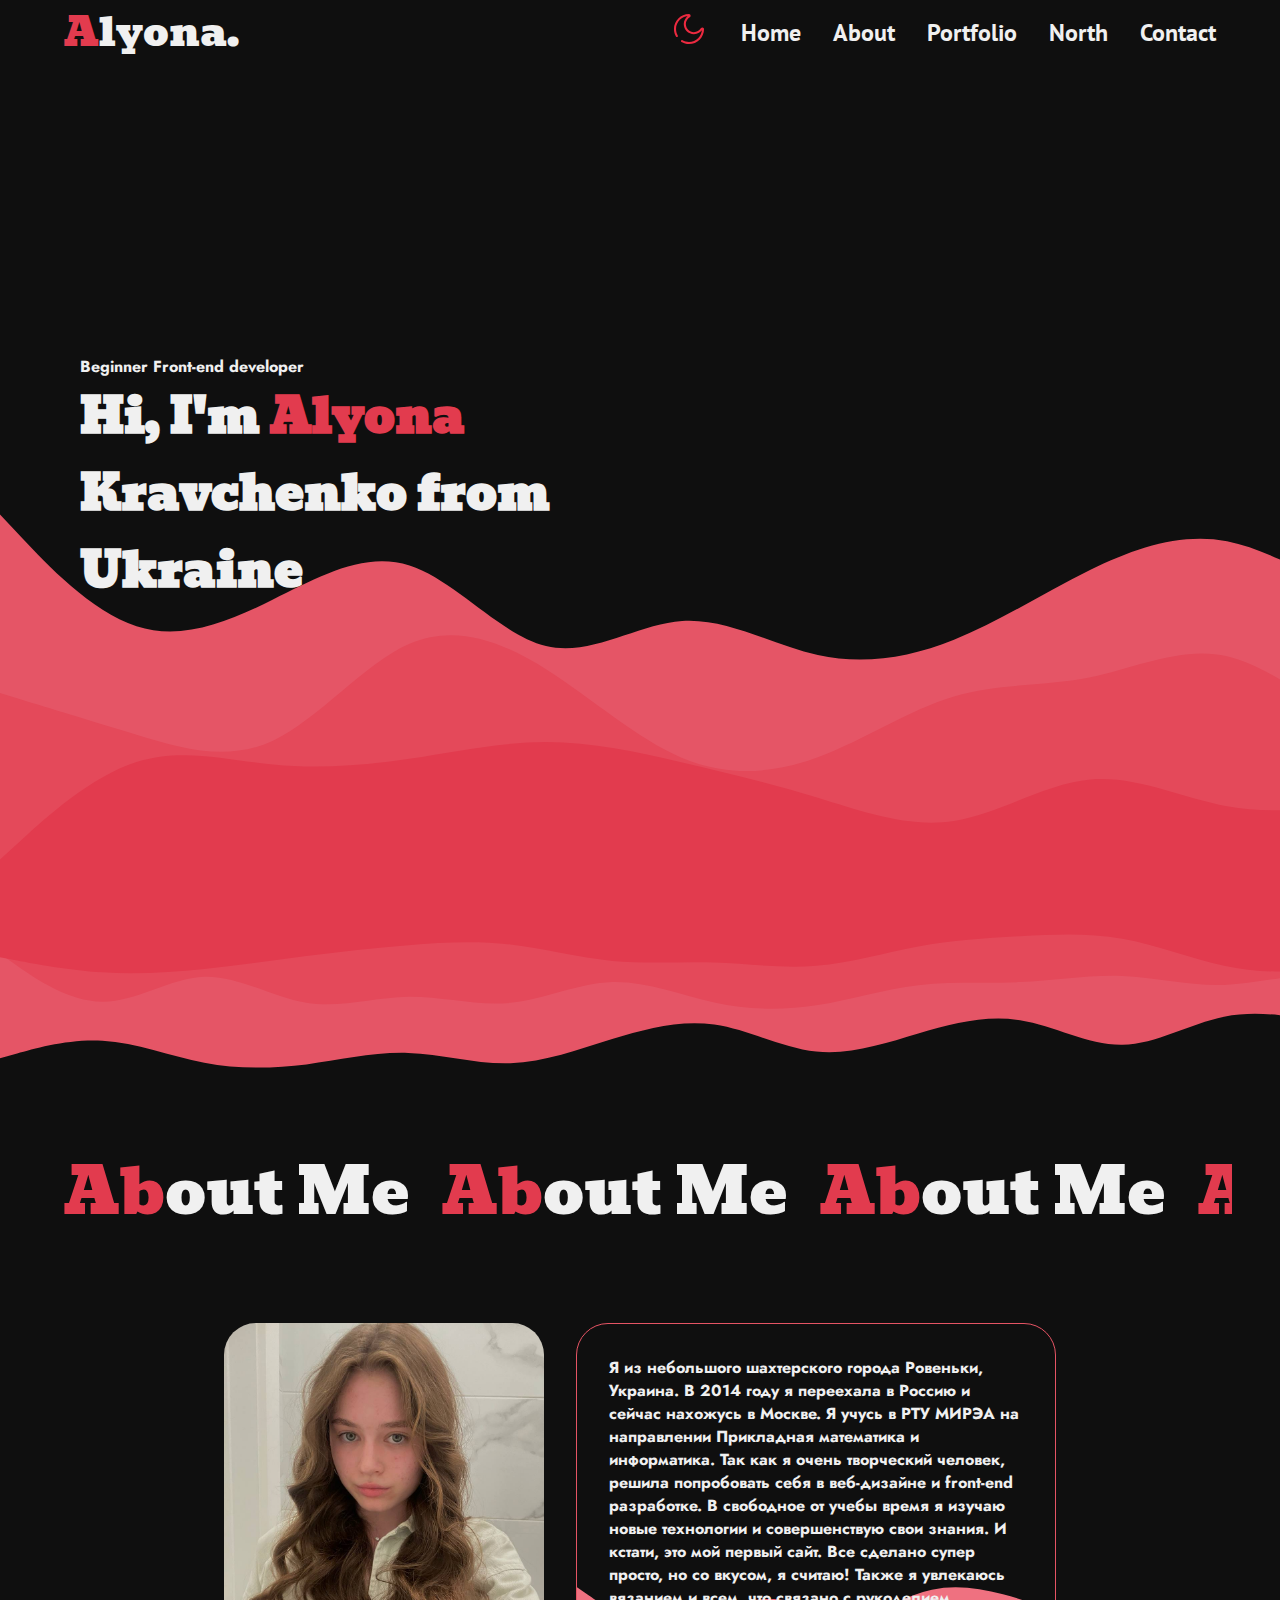
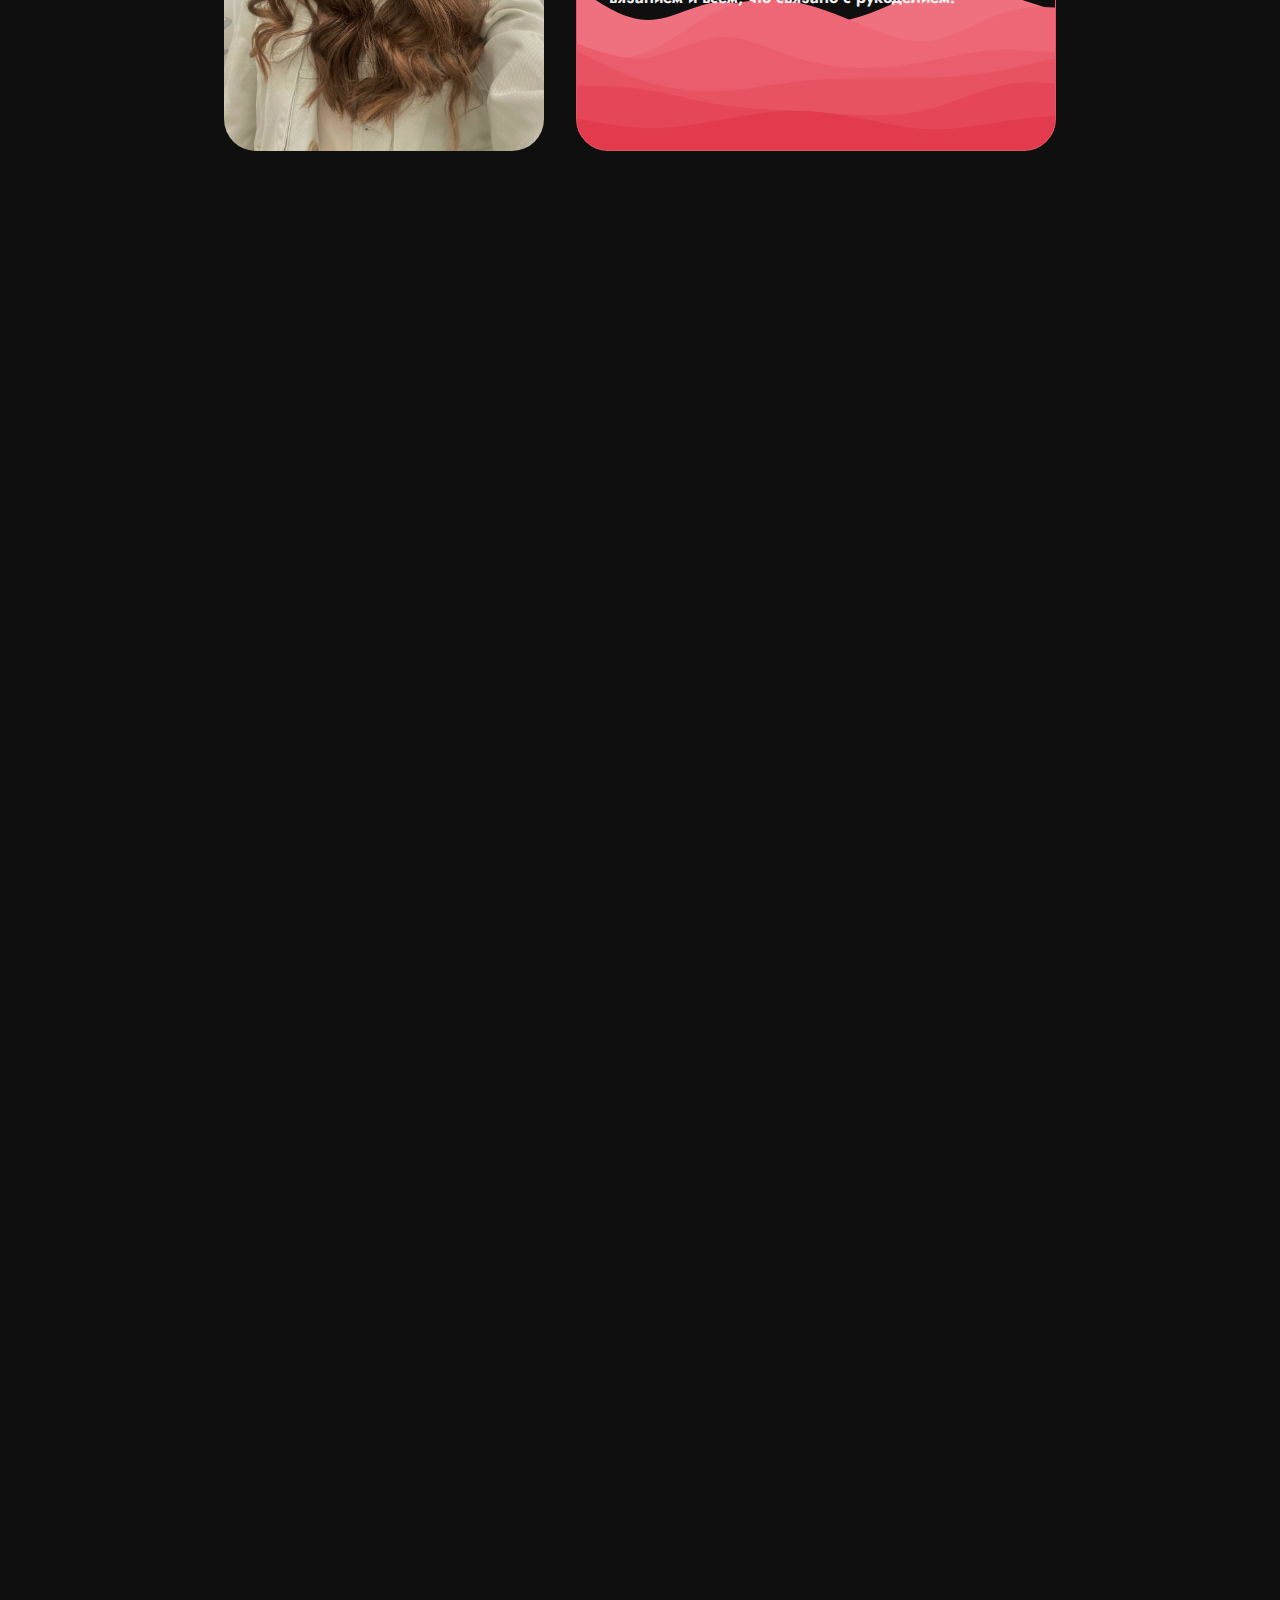
<file: index.html>
<!DOCTYPE html>
<html lang="en">

<head>
    <meta http-equiv="Content-Type" content="text/html; charset=UTF-8">
    <meta http-equiv="X-UA-Compatible" content="IE=edge">
    <meta name="viewport" content="width=device-width, initial-scale=1.0">
    <meta name="msapplication-tap-highlight" content="no">
    <meta name="mobile-web-app-capable" content="yes">

    <title>Alyona</title>
    <link rel="stylesheet" href="style.css" type="text/css" media="all">
    <meta name="description" content="Сайт начинающей разработчицы Лёли">
    <link rel="shortcut icon" type="image/x-icon" href="images/favicon.jpeg">

    <script type="text/javascript" src="metrika.js"></script>
    <noscript>
        <div><img src="https://mc.yandex.ru/watch/93456207" style="position:absolute; left:-9999px;" alt=""/></div>
    </noscript>

</head>
<body class="base-settings">
<header class="header" id="header">
    <nav class="header__nav">
        <div class="menu__icon">
            <span></span>
        </div>

        <div class="header__logo-text">
            <p>
                <span class="span">A</span>lyona.
            </p>
        </div>

        <ul class="nav__link">
            <li class="nav__item">
<!--                <button class="btn__night-theme">-->
                    <!--                    <img src="img/moon.svg" class="img__icon-night-theme" alt=""-->
                    <svg class="btn__night-theme svg" width="800px" height="800px" viewBox="0 0 24 24" fill="red"
                         xmlns="http://www.w3.org/2000/svg">
                        <path d="M21.0672 11.8568L20.4253 11.469L21.0672 11.8568ZM12.1432 2.93276L11.7553 2.29085V2.29085L12.1432 2.93276ZM7.37554 20.013C7.017 19.8056 6.5582 19.9281 6.3508 20.2866C6.14339 20.6452 6.26591 21.104 6.62446 21.3114L7.37554 20.013ZM2.68862 17.3755C2.89602 17.7341 3.35482 17.8566 3.71337 17.6492C4.07191 17.4418 4.19443 16.983 3.98703 16.6245L2.68862 17.3755ZM21.25 12C21.25 17.1086 17.1086 21.25 12 21.25V22.75C17.9371 22.75 22.75 17.9371 22.75 12H21.25ZM2.75 12C2.75 6.89137 6.89137 2.75 12 2.75V1.25C6.06294 1.25 1.25 6.06294 1.25 12H2.75ZM15.5 14.25C12.3244 14.25 9.75 11.6756 9.75 8.5H8.25C8.25 12.5041 11.4959 15.75 15.5 15.75V14.25ZM20.4253 11.469C19.4172 13.1373 17.5882 14.25 15.5 14.25V15.75C18.1349 15.75 20.4407 14.3439 21.7092 12.2447L20.4253 11.469ZM9.75 8.5C9.75 6.41182 10.8627 4.5828 12.531 3.57467L11.7553 2.29085C9.65609 3.5593 8.25 5.86509 8.25 8.5H9.75ZM12 2.75C11.9115 2.75 11.8077 2.71008 11.7324 2.63168C11.6686 2.56527 11.6538 2.50244 11.6503 2.47703C11.6461 2.44587 11.6482 2.35557 11.7553 2.29085L12.531 3.57467C13.0342 3.27065 13.196 2.71398 13.1368 2.27627C13.0754 1.82126 12.7166 1.25 12 1.25V2.75ZM21.7092 12.2447C21.6444 12.3518 21.5541 12.3539 21.523 12.3497C21.4976 12.3462 21.4347 12.3314 21.3683 12.2676C21.2899 12.1923 21.25 12.0885 21.25 12H22.75C22.75 11.2834 22.1787 10.9246 21.7237 10.8632C21.286 10.804 20.7293 10.9658 20.4253 11.469L21.7092 12.2447ZM12 21.25C10.3139 21.25 8.73533 20.7996 7.37554 20.013L6.62446 21.3114C8.2064 22.2265 10.0432 22.75 12 22.75V21.25ZM3.98703 16.6245C3.20043 15.2647 2.75 13.6861 2.75 12H1.25C1.25 13.9568 1.77351 15.7936 2.68862 17.3755L3.98703 16.6245Z"
                              fill="red"
                        />
                    </svg>
<!--                </button>-->
            </li>
            <li class="nav__item">
                <a class="nav__item-link" href="#header">Home</a>
            </li>
            <li class="nav__item">
                <a class="nav__item-link" href="#section1">About</a>
            </li>
            <li class="nav__item">
                <a class="nav__item-link" href="#section2">Portfolio</a>
            </li>
            <li class="nav__item">
                <a class="nav__item-link" href="#section3">North</a>
            </li>
            <li class="nav__item">
                <a class="nav__item-link" href="#section6">Contact</a>
            </li>

        </ul>
    </nav>
    <div class="header__title">
        <div class="header__item header__title-text">
            <h3 class="header__title-status">
                Beginner Front-end developer
            </h3>
            <h1 class="header__title-greeting">
                Hi, I'm
                <span class="span">Alyona</span> <br/>
                Kravchenko from <br/>
                Ukraine
            </h1>
        </div>
    </div>
</header>
<section id="section1" class="section section__about">
    <div class="animation__title">
        <div class="title__wrapper">
            <div class="title__item"><span class="span">Ab</span>out Me</div>
            <div class="title__item"><span class="span">Ab</span>out Me</div>
            <div class="title__item"><span class="span">Ab</span>out Me</div>
            <div class="title__item"><span class="span">Ab</span>out Me</div>
            <div class="title__item"><span class="span">Ab</span>out Me</div>
            <div class="title__item"><span class="span">Ab</span>out Me</div>
            <div class="title__item"><span class="span">Ab</span>out Me</div>

        </div>
    </div>
    <div class="about-flex">
        <img src="img/profile.jpg" alt="Me" class="about__profile-photo">
        <div class="section1__description">
            <p>
                Я из небольшого шахтерского города Ровеньки, Украина.
                В 2014 году я переехала в Россию и сейчас нахожусь в Москве.
                Я учусь в РТУ МИРЭА на направлении Прикладная математика и информатика. Так
                как я очень творческий человек, решила попробовать себя в веб-дизайне и front-end разработке. В
                свободное от учебы время я изучаю новые технологии и совершенствую свои знания.
                И кстати, это мой первый сайт. Все сделано супер просто,
                но со вкусом, я считаю! Также я увлекаюсь вязанием и всем, что связано с рукоделием.
            </p>
        </div>
    </div>
</section>
<section id="section2" class="section section--hidden section__portfolio">
    <div class="animation__title">
        <div class="title__wrapper">
            <div class="title__item">My <span class="span">W</span>orks</div>
            <div class="title__item">My <span class="span">W</span>orks</div>
            <div class="title__item">My <span class="span">W</span>orks</div>
            <div class="title__item">My <span class="span">W</span>orks</div>
            <div class="title__item">My <span class="span">W</span>orks</div>
            <div class="title__item">My <span class="span">W</span>orks</div>
            <div class="title__item">My <span class="span">W</span>orks</div>
            <div class="title__item">My <span class="span">W</span>orks</div>
            <div class="title__item">My <span class="span">W</span>orks</div>
            <div class="title__item">My <span class="span">W</span>orks</div>
            <div class="title__item">My <span class="span">W</span>orks</div>
        </div>
    </div>
    <div class="container__portfolio">
        <div class="container__item container__item-1">
            <div class="card">
                <img src="img/project1.jpg" class="image__project" alt="Project1">
                <div class="project__description">
                    <p>
                        Это мой первый проект, где я использовала JavaScript. Игра называется
                        "Угадай число". Да, это довольно-таки просто, но это мой первый проект, где
                        я использовала JS.
                        <br/>Link is below ↓
                    </p>
                    <a href="https://aly0na27.github.io/GuessTheNumber/" class="project-link"><img
                            src="img/link_icon.svg" class="project-link-image" alt=""></a>
                </div>
            </div>
        </div>
        <div class="container__item container__item-2">
            <div class="card">
                <img src="img/project2.jpg" class="image__project" alt="Project1">
                <div class="project__description">
                    <p>
                        Это игра в кости, где я тренировалась
                        <br/>Link is below ↓
                    </p>
                    <a href="https://aly0na27.github.io/The_pig_game/" class="project-link"><img
                            src="img/link_icon.svg"
                            class="project-link-image" alt=""></a>
                </div>
            </div>
        </div>
        <div class="container__item container__item-3">
            <div class="card">
                <img src="img/project3.jpg" class="image__project" alt="Project1">
                <div class="project__description">
                    <p>
                        Это мой сайтик по вязанию, где я сделала свой свайпер для фотографий, а также
                        использовала Intersection Observer API и плавную прокрутку страницы
                        <br/>Link is below ↓
                    </p>
                    <a href="https://aly0na27.github.io/KnittingAndCrochet/" class="project-link"><img
                            src="img/link_icon.svg" class="project-link-image" alt=""></a>
                </div>
            </div>
        </div>
        <div class="container__item container__item-3">
            <div class="card">
                <img src="img/project4.png" class="image__project" alt="Project1">
                <div class="project__description">
                    <p>
                        Данный проект является подобием социальной сети. В нем я использовала библиотеки
                        React, Redux, Axios, React-Redux, Formik, а также язык Typescript.
                        <br/>Link is below ↓
                    </p>
                    <a href="https://aly0na27.github.io/my-social-media/" class="project-link"><img
                            src="img/link_icon.svg" class="project-link-image" alt=""></a>
                </div>
            </div>
        </div>
    </div>
</section>
<section id="section3" class="section section--hidden section__nature">
    <div class="title__wrapper animation__title">
        <div class="title__item">TO LIVE IN THE <span class="span">NORTH!</span></div>
        <div class="title__item">TO LIVE IN THE <span class="span">NORTH!</span></div>
        <div class="title__item">TO LIVE IN THE <span class="span">NORTH!</span></div>
        <div class="title__item">TO LIVE IN THE <span class="span">NORTH!</span></div>
    </div>
    <div class="nature__flex">
        <img src="img/nature.jpg" alt="" class="section3__nature-image">
        <div class="section3__description">
            <div class="ticker">
                <div class="animation_icon">
                    <div class="ticker__item"><img src="img/reindeer.svg" class="icon__animal" alt=""></div>
                    <div class="ticker__item"><img src="img/reindeer.svg" class="icon__animal" alt=""></div>
                    <div class="ticker__item"><img src="img/reindeer.svg" class="icon__animal" alt=""></div>
                    <div class="ticker__item"><img src="img/reindeer.svg" class="icon__animal" alt=""></div>
                    <div class="ticker__item"><img src="img/reindeer.svg" class="icon__animal" alt=""></div>
                    <div class="ticker__item"><img src="img/reindeer.svg" class="icon__animal" alt=""></div>
                    <div class="ticker__item"><img src="img/reindeer.svg" class="icon__animal" alt=""></div>
                    <div class="ticker__item"><img src="img/reindeer.svg" class="icon__animal" alt=""></div>
                </div>
            </div>
            <p>
                Около 10 лет своей жизни я провела на севере России за полярным кругом в Мурманской области в
                городе под названием, как вы уже догадались, Заполярный. По началу мне не нравилась здешний климат
                и обстановка в целом, но через год я влюбилась в этот северный суровый регион России. Природа здесь
                поистине уникальная: пустынная тундра сменяется непроходимым лесом, горы, сопки, озера, море... От всех
                этих
                пейзажей просто дух захватывает...
                <br/>
                <a class="learn__more" href="#section4">Узнать больше ↓</a>
            </p>
        </div>
    </div>
</section>
<section id="section4" class="section section--hidden nature2.0">
    <div class="section__header">
        <span class="span">N</span>emetsky <span class="span">P</span>eninsula

    </div>
    <div class="section4__flex">
        <div class="card__north">
            <img src="img/nemetsky-peninsula.jpg" class="front front-2" alt="">
            <div class="back back-1">
                <p>
                    Немецкий полуостров, ранее Нурменсаари, находится на
                    Мурманском берегу Варяжского залива Баренцева моря. До него
                    можно добраться пешком (10 км, местами по сопкам), но идти примерно
                    3-4 часа. Поэтому доставлют туда на катерах, если море открыто, а если нет,
                    то ничего не поделать, идем пешком.
                </p>
                <a href="https://www.google.ru/maps/place/Полуостров+Неметский/@69.7049996,31.4094444,14z/data=!3m1!4b1!4m6!3m5!1s0x4434c37240b0b499:0x37a25154acd2b04c!8m2!3d69.705!4d31.4094444!16s%2Fm%2F06zjp2g?entry=ttu"><img
                        src="img/compass.svg" class="section__description-icon compass1" alt=""></a>
            </div>
        </div>

        <div class="card__north">
            <img src="img/nemetsky_peninsula2.jpg" class="front front-2" alt="">
            <div class="back back-2">
                <p>
                    Эти 10 км стоит пройти, потому что природа здесь удивительна. Тропу со всех
                    сторон окружают высоченные сопки. Ближе к полуострову есть бухта Золотые пески,
                    где можно искупаться, поймать рыбу или краба и просто отдохнуть. На самом полуострове
                    расположено много домиков. Также вы можете там встретить лисичек, морских котиков или
                    даже горных козлов.
                </p>
                <a href="https://www.google.ru/maps/place/Полуостров+Неметский/@69.7049996,31.4094444,14z/data=!3m1!4b1!4m6!3m5!1s0x4434c37240b0b499:0x37a25154acd2b04c!8m2!3d69.705!4d31.4094444!16s%2Fm%2F06zjp2g?entry=ttu"><img
                        src="img/compass.svg" class="section__description-icon compass1" alt=""></a>
            </div>
        </div>
    </div>
</section>
<section id="section6" class="section">
    <footer class="footer">
        <div class="footer__flex">
            <h2>Contact me</h2>
            <div class="footer__social-media">
                <a class="links" href="https://github.com/aly0na27"><img
                        src="img/github.svg" class="footer_icon"
                        alt=""> <span
                        class="footer__span">Github</span></a>
                <a class="links" href="https://t.me/aly0na27"><img
                        src="img/telegram.svg" class="footer_icon"
                        alt=""><span class="footer__span">Telegram</span></a>
                <a class="links" href="https://www.instagram.com/_aly0na___"><img
                        src="img/instagram.svg"
                        class="footer_icon" alt=""><span
                        class="footer__span">Instagram</span></a>
                <a class="links" href="https://vk.com/lelya45"><img
                        src="img/vk.svg" class="footer_icon" alt=""><span
                        class="footer__span">Vk</span></a>
                <a class="links" href="https://yeezy-na-izi.me/"><img src="img/heart.svg" class="footer_icon"
                                                                      alt=""><span class="footer__span">Honey</span></a>
            </div>
        </div>
    </footer>
</section>
<script src="script.js"></script>
</body>
</html>
</file>
<file: style.css>
@import url('https://fonts.googleapis.com/css2?family=Alfa+Slab+One&family=Bevan&family=Jost:wght@300&family=PT+Sans&family=Passion+One&display=swap');

html {
    --color-first: #f0f0f0;
    --color-second: #0f0f0f;
    --color-first-gradient: rgba(37, 35, 36, 0.66);
    --background-image-first: url("img/layered-waves-haikei (3).svg");
    --background-image-second: url("img/layered-waves-haikei (4).svg");
    --background-image-third: url("img/layered-waves-haikei (6).svg");
}

* {
    margin: 0;
    padding: 0;
    box-sizing: border-box;
}

body {
    font-family: Jost, sans-serif;
    color: var(--color-first);
    background-color: var(--color-second);
    font-size: 1rem;
}

body.lock {
    overflow: hidden;
}

.span {
    color: #e23b4e;
}

.container__hidden {
    max-height: 0;
    transition: max-height 1s;
    overflow: hidden;
}

.container__active {
    max-height: 17rem;
}

.header__nav.sticky {
    position: fixed;
    background-color: var(--color-first-gradient);
    transition: .1s all ease;
    z-index: 10001;
}

.btn__night-theme.stickyBtn {
    /*background-color: var(--color-first-gradient);*/
    /*background-color: rgba(51, 48, 49, 0.66);*/
}

/*.header__nav.sticky .nav__link .nav__item .btn__night-theme .svg {*/
/*    background-color: var(--color-first-gradient);*/

/*}*/

/*.header__nav.sticky .nav__link .nav__item .btn__night-theme .svg path {*/
/*    background-color: var(--color-first-gradient);*/
/*}*/

.section {
    border-top: 1px solid #252324;
    max-width: 100%;
    padding: 15rem 3rem;
    transition: all 0.6s;
}

.section__header {
    font-family: "Passion One", sans-serif;
    font-size: 6rem;
    margin-bottom: 4rem;
    text-align: center;
}

/* header */

.header {
    height: 100vh;
    background-image: var(--background-image-first);
    background-size: cover;
}

.header__nav {
    display: flex;
    position: relative;
    justify-content: space-between;
    align-items: center;
    align-content: center;
    height: 4rem;
    width: 100%;
    padding: 0 4rem;
}

.header__logo-text {
    display: flex;
    align-items: center;
    font-family: Bevan, Passion One, sans-serif;
    font-size: 2.5rem;
    z-index: 15;
    transition: all 0.4s;
    height: 4rem;
    /*text-align: center;*/
}

.nav__link {
    display: flex;
    align-items: center;
    list-style: none;
    height: 4rem;
}

.nav__item {
    padding: 0;
    margin-left: 2rem;
    font-weight: 600;
/*background-color: rgba(37, 35, 36, 0.66)*/
}

.nav__item-link {
    color: var(--color-first);
    font-family: "PT Sans", sans-serif;
    text-decoration: none;
    transition: all ease 0.5s;
    font-size: 1.5rem;
}

.btn__night-theme {
    /*position: absolute;*/

    width: 3rem;
    height: 3rem;
    border: none;
    border-radius: 2rem;
    /*background-color: var(--color-second);*/
}

.btn__night-theme:hover {
    cursor: pointer;
}

.svg:hover path {
    fill: #ab2c3a;
}

.svg {
    width: 2.5rem;
    height: 2.5rem;
    padding: 0.2rem;
    border-radius: 2rem;
    /*background-color: var(--color-second);*/
}

.svg path {
    fill: #ec2a40;
    /*background-color: var(--color-second);*/
}

.menu__icon {
    display: none;
}

@media (min-width: 767px) {
    .nav__link {
        display: flex;
        align-items: center;
    }

    .nav__item {
        padding: 1rem 0;
    }
}

@media (max-width: 767px) {
    .header__nav {
        padding: 1rem 2rem;
    }

    .logo_text {
        position: absolute;
    }

    .menu__icon {
        z-index: 1000;
        display: block;
        position: absolute;
        right: 1.5rem;
        width: 3rem;
        height: 2.5rem;
        cursor: pointer;
    }

    .menu__icon span, .menu__icon:before, .menu__icon:after {
        right: 0;
        position: absolute;
        height: 10%;
        width: 100%;
        transition: all 0.3s ease 0s;
        background-color: #ec2a40;
        border-radius: 1rem;
    }

    .menu__icon:before, .menu__icon:after {
        content: "";
    }

    .menu__icon:before {
        top: 0;
    }

    .menu__icon:after {
        bottom: 0
    }

    .menu__icon span {
        top: 50%;
        transform: scale(1) translate(0px, -50%);
    }

    .menu__icon.active span {

        transform: scale(0) translate(0px, -50%);
    }

    .menu__icon.active::before {
        top: 50%;
        transform: rotate(-45deg) translate(0, -50%);
    }

    .menu__icon.active::after {
        bottom: 50%;
        transform: rotate(45deg) translate(0, 50%);
    }

    .nav__link {
        position: fixed;
        top: 0;
        left: -100%;
        width: 100%;
        height: 100%;
        background-color: var(--color-first-gradient);
        padding-top: 4rem;
        transition: left 0.3s ease 0s;
        align-items: center;
        justify-content: center;
        display: flex;
        flex-direction: column;
        overflow: auto;
        row-gap: 2rem;
    }


    .nav__link.active {
        left: 0;
        transition: all 0.4s;
    }

    .nav__item-link:before {
        content: '';
        position: fixed;
        width: 100%;
        top: 0;
        left: 0;
    }

    .logo_text {
        z-index: 101;
    }

    .nav__text {
        font-size: 2rem;
        font-weight: 700;
        z-index: 101;
    }

    .nav__item-link:visited, .nav__item-link:link {
        font-size: 3rem;
        margin-bottom: 3rem;
    }
}

.header__title {
    display: flex;
    align-items: center;
    height: 100vh;
    padding-left: 5rem;
}

.header__title-text {
    padding-bottom: 4rem;
}

.header__title-status {
    font-size: 1rem;
}

.header__title-greeting {
    font-family: Bevan, Passion One, sans-serif;
    font-size: 3rem;
}

@media (max-width: 767px) {
    .header__title {
        padding-left: 2rem;
    }

    .header__title-text {
        padding-bottom: 3rem;
    }

    .header__title-status {
        font-size: 1rem;
    }
}

/* section1 */

#section1 {
    border-top: none;
    background-image: var(--background-image-second);
    background-size: cover;
    padding-bottom: 8rem;
}

.about-flex {
    display: flex;
    flex-direction: row;
    flex-wrap: wrap;
    justify-content: center;
    align-items: stretch;
    justify-items: center;
    gap: 2rem;
    padding-top: 5rem;
}

.section1__description {
    padding: 2rem;
    width: 30rem;
    border: solid 1px #e55464;
    border-radius: 2rem;
    font-weight: 700;
    background-image: var(--background-image-third);
    background-size: cover;
}

.about__profile-photo {
    width: 20rem;
    border-radius: 2rem;
}

@media (max-width: 927px) {
    .about-flex {
        flex-direction: column;
        align-content: center;
    }

    .section1__description {
        max-width: 20rem;
    }
}

/* section2 */

#section2 {
    border-top: 1px solid #252324;
    padding-top: 8rem;
}

.animation__title {
    padding-top: 0;
    position: relative;
    overflow: hidden;
}

.title__wrapper {
    display: flex;
}

.title__item {
    font-family: Bevan, "Passion One", sans-serif;
    font-size: 4rem;
    white-space: nowrap;
    padding-left: 1rem;
    padding-right: 1rem;
    flex-shrink: 0;
    animation: title__wrapper 5s linear infinite;
}

@keyframes title__wrapper {
    0% {
        transform: translateZ(0);
    }
    to {
        transform: translate3d(-100%, 0, 0);
    }
}

.container__portfolio {
    display: flex;
    max-width: 70rem;
    margin-left: auto;
    margin-right: auto;
    flex-wrap: wrap;
    flex-direction: row;
    justify-content: center;
    align-items: center;
    align-content: center;
    justify-items: center;
    margin-top: 5rem;
}

.container__active {

    display: block;
}

.container__item {
    transition: all 1s;
    position: relative;
    width: 32rem;
    height: 17rem;
}

.card {
    position: relative;
    width: 30rem;
    height: 15rem;
    border-radius: 2rem;
    overflow: hidden;
}

.image__project {
    position: absolute;
    left: 0;
    top: 0;
    width: 30rem;
    height: 15rem;
    border-radius: 2rem;
}

.project__description {
    position: absolute;
    left: 0;
    top: 100%;
    transform: translateY(100%);
    width: 30rem;
    height: 15rem;
    border-radius: 2rem;
    background-color: #e23b4e;
    color: #f0f0f0;
    padding: 2rem;
    text-align: center;
    transition: 0.5s;
}

.card:hover .project__description {
    top: 0;
    transform: translateY(0);
    transition: all 0.5s;
}

.project-link-image {
    margin-top: 2rem;
    padding: 0.5rem;
    border-radius: 5rem;
    height: 3rem;
    background-color: #f0f0f0;
}

.project-link:hover .project-link-image {
    background-color: #c7c3c3;
    color: #ab2c3a;
}

.button__show-more {
    position: relative;
    width: 100%;
    height: 4rem;
}

.btn {
    position: absolute;
    left: 50%;
    transform: translateX(-50%);
    width: 10rem;
    height: 4rem;
    border: none;
    background-color: #e23b4e;
    border-radius: 1rem;
    color: var(--color-first);
    font-family: Jost, sans-serif;
    font-size: 1.2rem;
}

.btn:hover {
    cursor: pointer;
    background-color: #ec2a40;
}

@media (max-width: 420px) {
    .container__portfolio {
        max-width: 20rem;
    }

    .container__item {
        width: 20rem;
    }

    .card {
        width: 20rem;
        height: 12rem
    }

    .image__project {
        width: 20rem;
        height: 12rem;
    }

    .project__description {
        width: 20rem;
        height: 12rem;
        font-size: 0.8rem;
    }

    .project-link-image {
        margin-top: 1rem;
    }
}

@media screen and (min-width: 421px) and (max-width: 544px) {
    .container__portfolio {
        max-width: 25rem;
    }

    .container__item {
        width: 25rem;
    }

    .card {
        width: 25rem;
        height: 15rem;
    }

    .image__project {
        width: 25rem;
        height: 15rem;
    }

    .project__description {
        width: 25rem;
        height: 15rem;
        font-size: 1rem;
    }

    .project-link-image {
        margin-top: 1rem;
    }
}

/* section3 */

#section3 {
    border-top: 1px solid #252324;
    padding-top: 8rem;
}

.nature__flex {
    margin: 4.5rem 2rem;
    display: flex;
    flex-wrap: wrap;
    flex-direction: row-reverse;
    /*align-items: stretch;*/
    justify-content: center;
    align-content: center;
    gap: 2rem;
}

.section3__description {
    font-size: 1rem;
    padding: 2rem;
    width: 25rem;
    border-radius: 2rem;
    border: solid 1px #e23b4e;
}

.section3__description p a {
    font-size: 1rem;
    font-family: "PT Sans", sans-serif;
    text-decoration: none;
    padding-top: 1rem;
    color: #e23b4e;
}

.icon__animal {
    width: 2rem;
    background-color: #e23b4e;
    color: var(--color-first);
    border-radius: 2rem;
    padding: 0.2rem;
    margin-bottom: 1.7rem;
}

.section3__nature-image {
    width: 25rem;
    border-radius: 2rem;
}

.ticker {
    position: relative;
    overflow: hidden;
}

.animation_icon {
    display: flex;
}

.ticker__item {
    white-space: nowrap;
    padding-left: 1rem;
    padding-right: 1rem;
    flex-shrink: 0;
    animation: animation_icon 5s linear infinite;
}

@keyframes animation_icon {
    0% {
        transform: translateZ(0);
    }
    to {
        transform: translate3d(-100%, 0, 0);
    }
}

.section--hidden {
    opacity: 0;
    transform: translateY(9rem);
    transition: all 0.5s;
}

@media (max-width: 420px) {
    .section3__description {
        max-width: 20rem;
    }

    .section3__nature-image {
        width: 20rem;
        border-radius: 2rem;
    }
}

/* section4 */

#section4 {
    border-top: 1px solid #252324;
    padding-top: 8rem;
}

.section4__flex {
    padding-top: 4rem;
    display: flex;
    justify-content: center;
    align-items: center;
    align-content: center;
    flex-wrap: wrap;
    gap: 2rem;
}

.nemetsky__image {
    max-width: 30rem;
    max-height: 20rem;
    border-radius: 2rem;
}

.card__north {
    position: relative;
    overflow: hidden;
    width: 30rem;
    height: 20rem;
    border-radius: 2rem;
}

.front {
    position: absolute;
    left: 0;
    top: 0;
    width: 30rem;
    height: 20rem;
    border-radius: 2rem;
    object-fit: cover;
}

.back {
    background-color: #e23b4e;
    position: absolute;
    display: flex;
    flex-direction: column;
    justify-content: center;
    align-items: center;
    top: 0;
    /*left: 100%;*/
    width: 30rem;
    height: 20rem;
    padding: 1.5rem;
    border-radius: 2rem;
    text-align: center;
    transition: all 0.5s;
    color: #f0f0f0;
}

.back-1 {
    left: 100%
}

.back-2 {
    right: 100%
}

.compass1, .compass2 {
    width: 3rem;
    margin-top: 2rem;
    padding: 0.4rem;
    border-radius: 2rem;
    background-color: #f0f0f0;
}

.compass1:hover, .compass2:hover {
    background-color: #c7c3c3;
}

.card__north:hover .back-1 {
    top: 0;
    left: 0;
    transition: all 0.5s;
}

.card__north:hover .back-2 {
    top: 0;
    right: 0;
    transition: all 0.5s;
}

.title__card {
    display: flex;
    justify-content: center;
    align-items: center;
    /*border: solid 1px #55cef3;*/
    border-radius: 2rem;
    width: 30rem;
    height: 20rem;
    font-family: Bevan, sans-serif;
    font-size: 4rem;
    text-align: center;
    margin: 2rem 1rem;
}

@media (max-width: 420px) {
    .section__header {
        font-size: 4rem;
        margin: 0;
    }

    .card__north {
        width: 18rem;
        height: 11rem;
    }

    .front {
        width: 18rem;
        height: 11rem;
    }

    .back {
        width: 18rem;
        height: 11rem;
    }

    .back p {
        font-size: 0.6rem;
    }

    .compass1, .compass2 {
        width: 2rem;
        margin: 0.5rem 0 0 0;
    }

}

@media screen and (min-width: 421px) and (max-width: 544px) {
    .section__header {
        font-size: 4rem;
        margin: 0;
    }

    .card__north {
        width: 21rem;
        height: 12rem;
    }

    .front {
        width: 21rem;
        height: 12rem;
    }

    .back {
        width: 21rem;
        height: 12rem;
    }

    .back p {
        font-size: 0.6rem;
    }

    .compass1, .compass2 {
        width: 2.5rem;
        margin: 1rem;
    }
}


/* section6--footer */

#section6 {
    padding-top: 8rem;
    background-image: var(--background-image-third);
    background-size: cover;
}

.footer__flex {
    display: flex;
    flex-direction: column;
    align-items: center;
}

.footer__flex h2 {
    font-family: Bevan, sans-serif;
    font-size: 2rem;
}

.footer__social-media {
    display: inline-block;
    position: relative;
    text-align: center;
    margin-top: 3rem;
}

.links {
    color: var(--color-first);
    background-color: #e23b4e;
    border-radius: .4rem;
    text-align: center;
    text-decoration: none;
    display: inline-block;
    position: relative;
    width: 2rem;
    height: 2rem;
    padding-top: 0.3rem;
    margin: 0 0.5rem;
    -o-transition: all .5s;
    -webkit-transition: all .5s;
    -moz-transition: all .5s;
    transition: all .5s;
    -webkit-font-smoothing: antialiased;
}

.links:hover {
    background-color: #ec2a40;
}

.footer__span {
    color: var(--color-second);
    font-weight: 500;
    position: absolute;
    font-family: Jost, sans-serif;
    bottom: 0;
    left: -1.8rem;
    right: -1.8rem;
    padding: .2rem .2rem;
    z-index: 100;
    font-size: 1rem;
    border-radius: .3rem;
    background: var(--color-first);
    visibility: hidden;
    opacity: 0;
    -o-transition: all .5s cubic-bezier(0.68, -0.55, 0.265, 1.55);
    -webkit-transition: all .5s cubic-bezier(0.68, -0.55, 0.265, 1.55);
    -moz-transition: all .5s cubic-bezier(0.68, -0.55, 0.265, 1.55);
    transition: all .5s cubic-bezier(0.68, -0.55, 0.265, 1.55);
}

.footer__span:before {
    content: '';
    width: 0;
    height: 0;
    border-left: 0.3rem solid transparent;
    border-right: 0.3rem solid transparent;
    border-top: 5px solid #fff;
    position: absolute;
    bottom: -0.3rem;
    left: 2.5rem;
}

.links:hover .footer__span {
    bottom: 2.8rem;
    visibility: visible;
    opacity: 1;
}

.footer_icon {
    width: 1.5rem;
}
</file>
